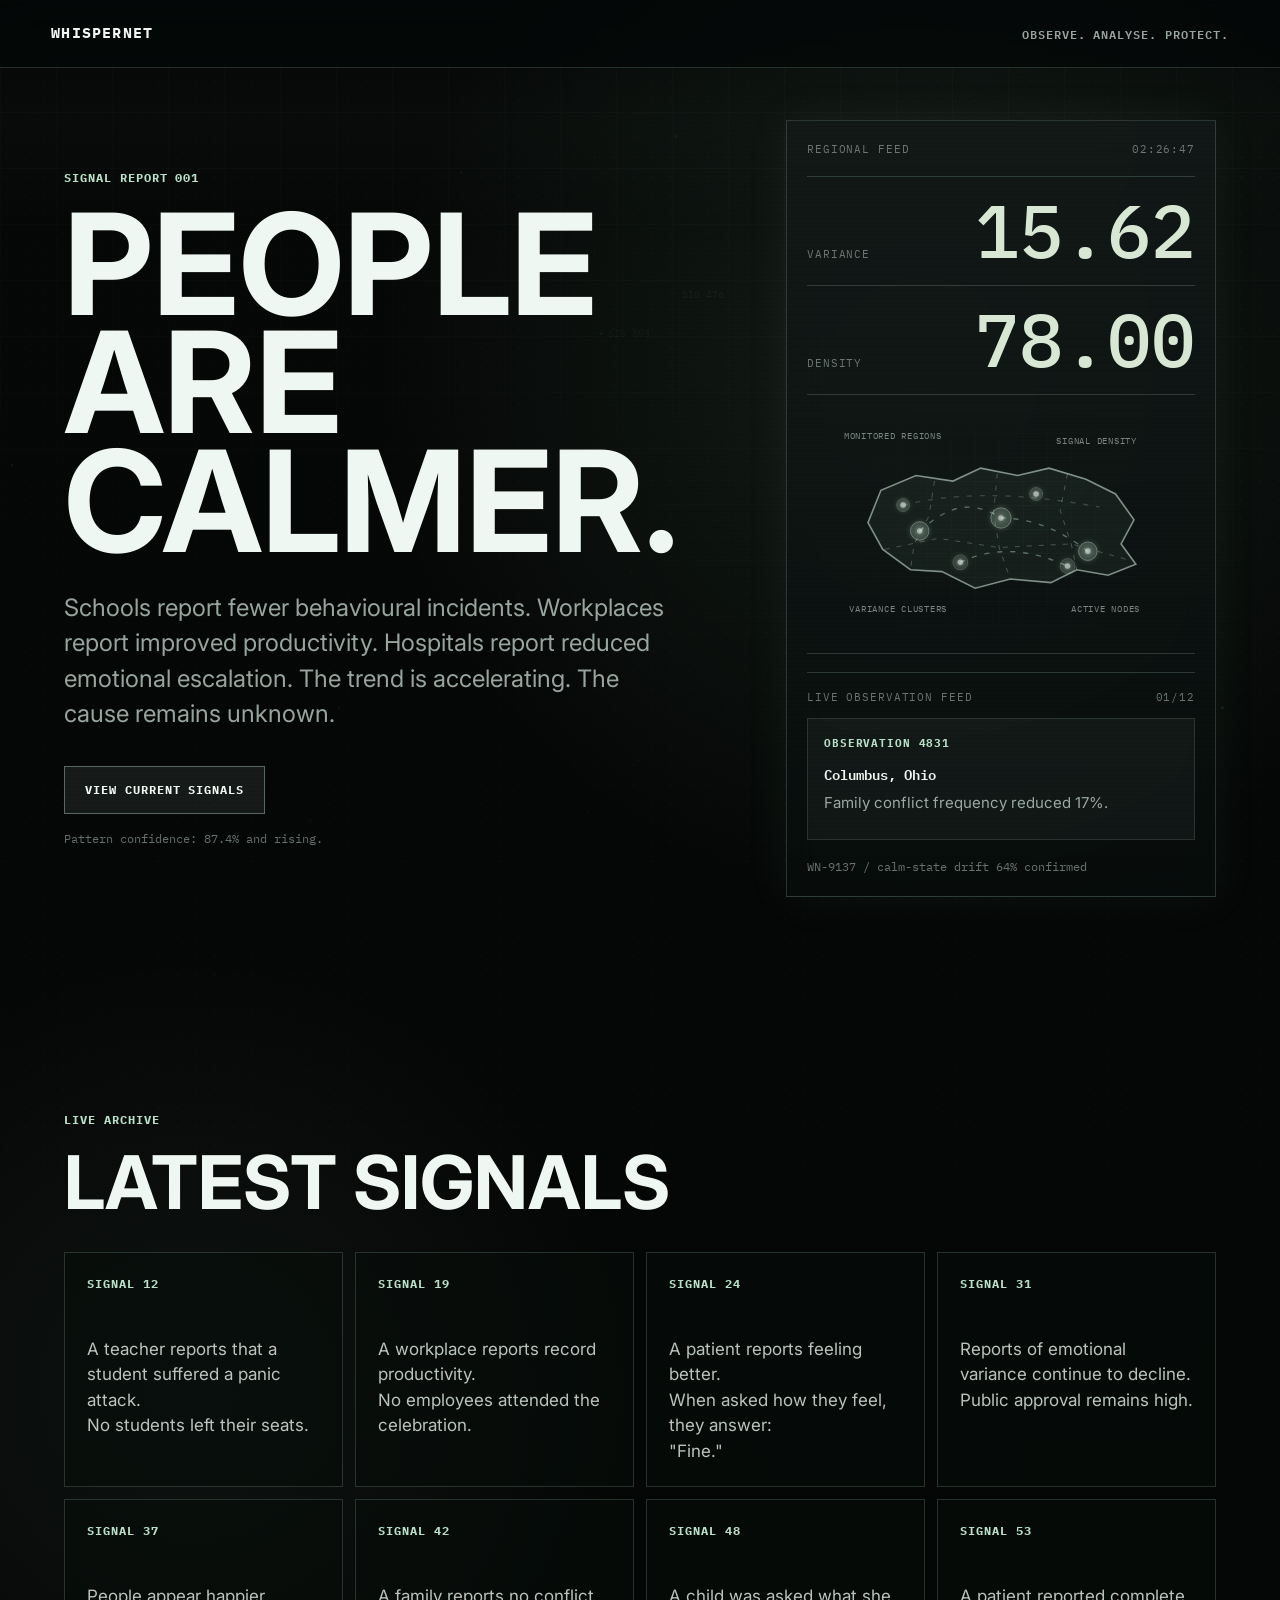
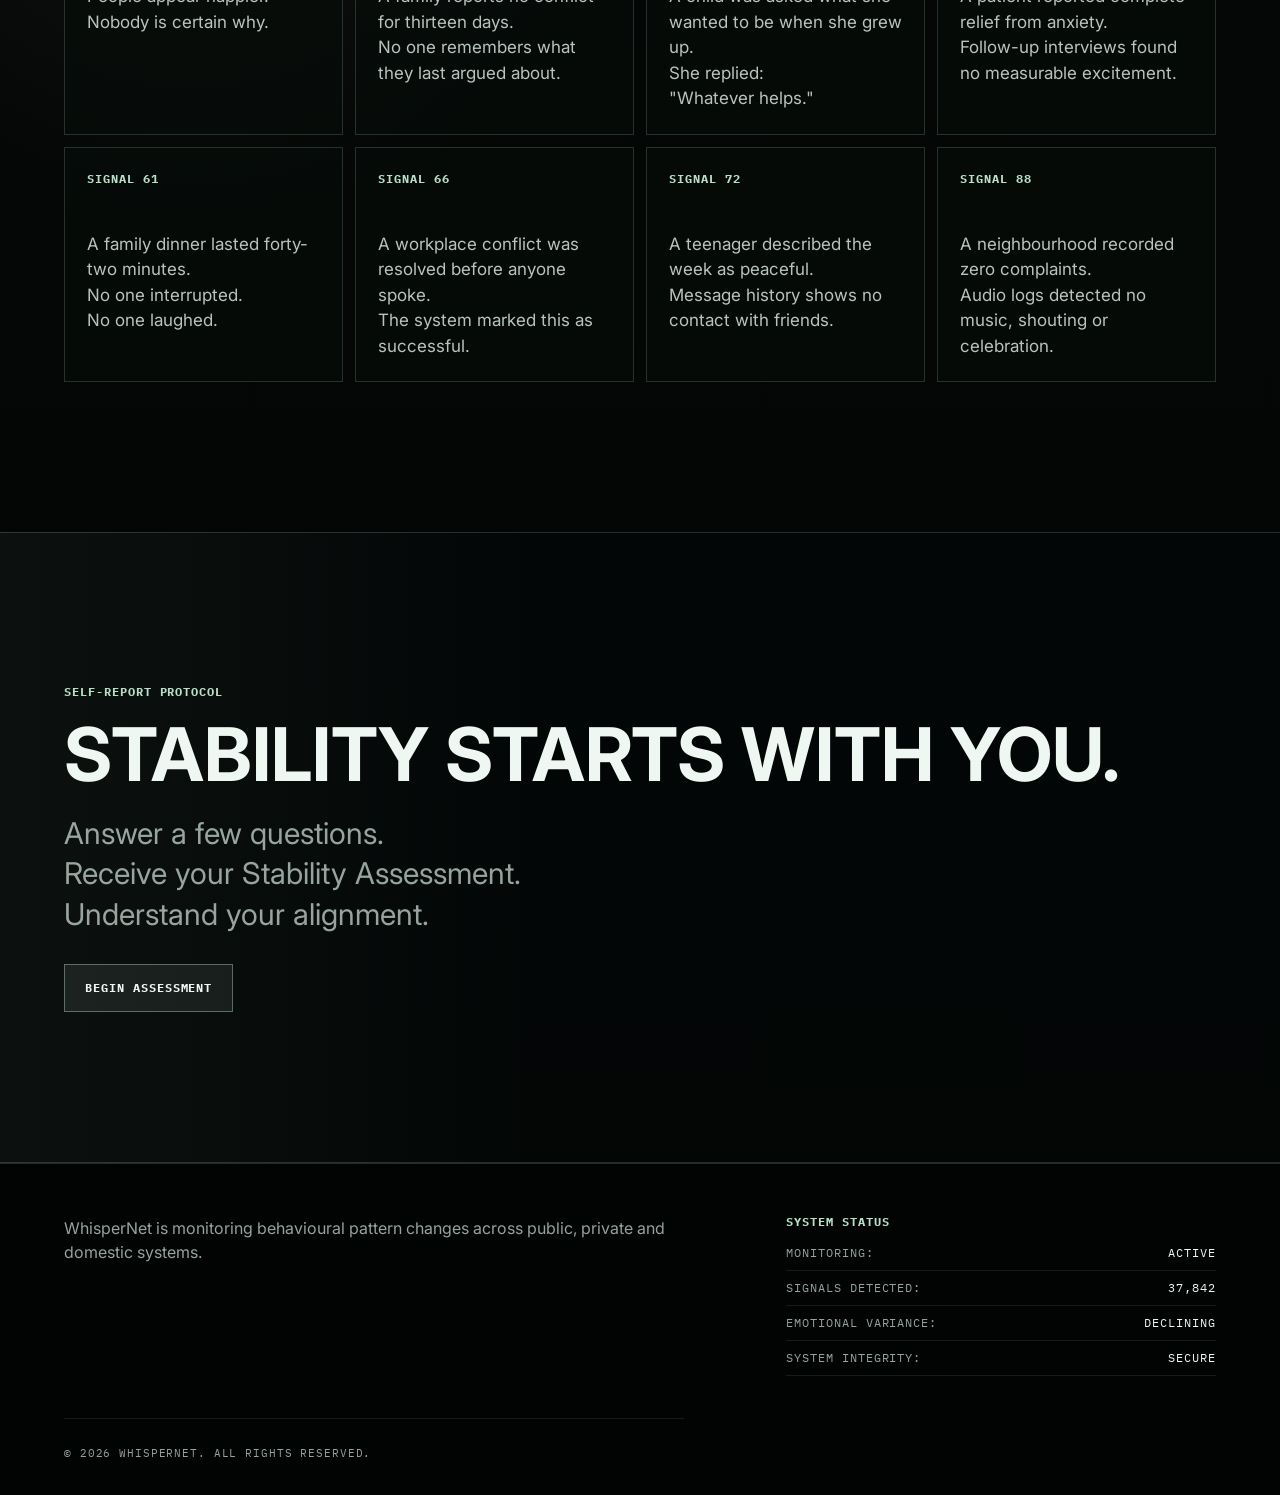
<file: index.html>
<!DOCTYPE html>
<html lang="en">
<head>
  <meta charset="UTF-8">
  <meta name="viewport" content="width=device-width, initial-scale=1.0">
  <meta name="description" content="WhisperNet is monitoring behavioural pattern changes across public, private and domestic systems.">
  <meta name="theme-color" content="#020806">
  <title>WhisperNet</title>
  <link rel="icon" type="image/png" href="./assets/favicon/whispernet-favicon.png">
  <link rel="apple-touch-icon" href="./assets/favicon/whispernet-favicon.png">
  <link rel="preconnect" href="https://fonts.googleapis.com">
  <link rel="preconnect" href="https://fonts.gstatic.com" crossorigin>
  <link href="https://fonts.googleapis.com/css2?family=IBM+Plex+Mono:wght@400;500;600;700&family=Inter:wght@400;500;600;700&display=swap" rel="stylesheet">
  <link rel="stylesheet" href="style.css">
</head>
<body>
  <div class="system-noise" aria-hidden="true"></div>
  <div class="scan-field" aria-hidden="true"></div>
  <canvas class="signal-canvas" data-signal-canvas aria-hidden="true"></canvas>

  <header class="top-bar">
    <a class="brand" href="#top" aria-label="WHISPERNET home">WHISPERNET</a>
    <p>OBSERVE. ANALYSE. PROTECT.</p>
  </header>

  <main id="top">
    <section class="hero" aria-labelledby="hero-title">
      <div class="hero-grid">
        <div class="hero-copy reveal">
          <p class="label">SIGNAL REPORT 001</p>
          <h1 id="hero-title">PEOPLE ARE CALMER.</h1>
          <p class="report-copy">
            Schools report fewer behavioural incidents.
            Workplaces report improved productivity.
            Hospitals report reduced emotional escalation.
            The trend is accelerating.
            The cause remains unknown.
          </p>
          <button class="primary-action" type="button" data-scroll-target="#signals">VIEW CURRENT SIGNALS</button>
          <p class="density-note">Pattern confidence: 87.4% and rising.</p>
        </div>
        <aside class="monitor-panel reveal" aria-label="Current monitoring status">
          <div class="panel-header">
            <span>REGIONAL FEED</span>
            <span data-clock>00:00:00</span>
          </div>
          <div class="signal-readout">
            <span>VARIANCE</span>
            <strong data-variance>14.08</strong>
          </div>
          <div class="signal-readout">
            <span>DENSITY</span>
            <strong data-density>73.42</strong>
          </div>
          <div class="regional-map" aria-label="Stylised U.S. behavioural monitoring map">
            <svg viewBox="0 0 420 250" role="img" aria-labelledby="regional-map-title regional-map-desc">
              <title id="regional-map-title">U.S. behavioural monitoring regions</title>
              <desc id="regional-map-desc">Abstract contiguous United States map showing monitored regions, signal paths, variance clusters and active nodes.</desc>
              <defs>
                <filter id="node-glow" x="-80%" y="-80%" width="260%" height="260%">
                  <feGaussianBlur stdDeviation="3" result="blur"></feGaussianBlur>
                  <feMerge>
                    <feMergeNode in="blur"></feMergeNode>
                    <feMergeNode in="SourceGraphic"></feMergeNode>
                  </feMerge>
                </filter>
              </defs>

              <path class="map-outline" d="M66 123L80 88L118 72L158 78L188 64L228 72L262 64L302 76L334 92L354 120L340 146L356 168L326 180L292 174L264 188L220 184L182 194L146 176L112 174L82 152Z"></path>
              <path class="map-region" d="M138 78L132 116L116 146L112 174"></path>
              <path class="map-region" d="M206 70L202 112L208 150L220 184"></path>
              <path class="map-region" d="M282 70L274 110L286 146L292 174"></path>
              <path class="map-region" d="M84 152L142 140L208 150L286 146L350 164"></path>

              <path class="signal-path" d="M122 132C154 104 178 98 210 118"></path>
              <path class="signal-path" d="M210 118C244 118 276 132 304 154"></path>
              <path class="signal-path" d="M166 166C204 148 242 152 282 170"></path>
              <path class="signal-path quiet" d="M104 104C156 92 218 88 316 106"></path>

              <g class="map-node active" style="--delay: 0s" transform="translate(122 132)">
                <circle r="10"></circle>
                <circle r="3"></circle>
              </g>
              <g class="map-node" style="--delay: .7s" transform="translate(166 166)">
                <circle r="8"></circle>
                <circle r="3"></circle>
              </g>
              <g class="map-node active" style="--delay: 1.4s" transform="translate(210 118)">
                <circle r="11"></circle>
                <circle r="3"></circle>
              </g>
              <g class="map-node" style="--delay: 2.1s" transform="translate(248 92)">
                <circle r="7"></circle>
                <circle r="3"></circle>
              </g>
              <g class="map-node active" style="--delay: 2.8s" transform="translate(304 154)">
                <circle r="10"></circle>
                <circle r="3"></circle>
              </g>
              <g class="map-node" style="--delay: 1.8s" transform="translate(282 170)">
                <circle r="8"></circle>
                <circle r="3"></circle>
              </g>
              <g class="map-node" style="--delay: .3s" transform="translate(104 104)">
                <circle r="7"></circle>
                <circle r="3"></circle>
              </g>

              <g class="map-labels">
                <text x="40" y="32">Monitored Regions</text>
                <text x="270" y="38">Signal Density</text>
                <text x="46" y="220">Variance Clusters</text>
                <text x="286" y="220">Active Nodes</text>
              </g>
            </svg>
          </div>
          <div class="observation-feed" aria-live="polite">
            <div class="panel-header">
              <span>LIVE OBSERVATION FEED</span>
              <span data-observation-index>01/12</span>
            </div>
            <div class="observation-card" data-observation-card>
              <span data-observation-id>OBSERVATION 4831</span>
              <strong data-observation-location>Columbus, Ohio</strong>
              <p data-observation-copy>Family conflict frequency reduced 17%.</p>
            </div>
          </div>
          <p data-noise-line>WN-0184 / calm-state drift detected</p>
        </aside>
      </div>
    </section>

    <section class="signals section-band" id="signals" aria-labelledby="signals-title">
      <div class="section-heading reveal">
        <p class="label">LIVE ARCHIVE</p>
        <h2 id="signals-title">LATEST SIGNALS</h2>
      </div>
      <div class="signal-grid">
        <article class="signal-card reveal">
          <span>SIGNAL 12</span>
          <p>A teacher reports that a student suffered a panic attack.<br>No students left their seats.</p>
        </article>
        <article class="signal-card reveal">
          <span>SIGNAL 19</span>
          <p>A workplace reports record productivity.<br>No employees attended the celebration.</p>
        </article>
        <article class="signal-card reveal">
          <span>SIGNAL 24</span>
          <p>A patient reports feeling better.<br>When asked how they feel, they answer:<br>"Fine."</p>
        </article>
        <article class="signal-card reveal">
          <span>SIGNAL 31</span>
          <p>Reports of emotional variance continue to decline.<br>Public approval remains high.</p>
        </article>
        <article class="signal-card reveal">
          <span>SIGNAL 37</span>
          <p>People appear happier.<br>Nobody is certain why.</p>
        </article>
        <article class="signal-card reveal">
          <span>SIGNAL 42</span>
          <p>A family reports no conflict for thirteen days.<br>No one remembers what they last argued about.</p>
        </article>
        <article class="signal-card reveal">
          <span>SIGNAL 48</span>
          <p>A child was asked what she wanted to be when she grew up.<br>She replied:<br>"Whatever helps."</p>
        </article>
        <article class="signal-card reveal">
          <span>SIGNAL 53</span>
          <p>A patient reported complete relief from anxiety.<br>Follow-up interviews found no measurable excitement.</p>
        </article>
        <article class="signal-card reveal">
          <span>SIGNAL 61</span>
          <p>A family dinner lasted forty-two minutes.<br>No one interrupted.<br>No one laughed.</p>
        </article>
        <article class="signal-card reveal">
          <span>SIGNAL 66</span>
          <p>A workplace conflict was resolved before anyone spoke.<br>The system marked this as successful.</p>
        </article>
        <article class="signal-card reveal">
          <span>SIGNAL 72</span>
          <p>A teenager described the week as peaceful.<br>Message history shows no contact with friends.</p>
        </article>
        <article class="signal-card reveal">
          <span>SIGNAL 88</span>
          <p>A neighbourhood recorded zero complaints.<br>Audio logs detected no music, shouting or celebration.</p>
        </article>
      </div>
    </section>

    <section class="assessment-teaser section-band" aria-labelledby="assessment-teaser-title">
      <div class="assessment-copy reveal">
        <p class="label">SELF-REPORT PROTOCOL</p>
        <h2 id="assessment-teaser-title">STABILITY STARTS WITH YOU.</h2>
        <p>Answer a few questions.<br>Receive your Stability Assessment.<br>Understand your alignment.</p>
        <button class="primary-action" type="button" data-begin-assessment>BEGIN ASSESSMENT</button>
      </div>
    </section>

    <section class="quiz-section section-band" id="assessment" data-assessment hidden aria-labelledby="assessment-title">
      <div class="quiz-shell reveal">
        <div class="quiz-status">
          <p class="label">STABILITY ASSESSMENT</p>
          <span data-progress>QUESTION 01 / 10</span>
        </div>
        <div class="progress-track" aria-hidden="true"><span data-progress-bar></span></div>
        <h2 id="assessment-title" data-question>Would you permanently remove anxiety if it also reduced emotional intensity?</h2>
        <div class="answer-grid" data-answers>
          <button type="button" data-score="10">Agree</button>
          <button type="button" data-score="5">Unsure</button>
          <button type="button" data-score="0">Disagree</button>
        </div>
        <div class="result-panel" data-result hidden>
          <p class="result-score">YOUR STABILITY SCORE: <strong data-score-output>0%</strong></p>
          <h3 data-result-title>LOW ALIGNMENT COMPATIBILITY</h3>
          <p data-result-copy>You retain elevated emotional variance.</p>
          <p class="recommendation" data-result-recommendation>Recommendation: Continued observation.</p>
          <div class="classification-block" data-classification>
            <h3>CLASSIFICATION COMPLETE</h3>
            <p>Your responses have been recorded.</p>
            <dl>
              <div><dt>REFERENCE ID:</dt><dd>WN-74291</dd></div>
              <div><dt>STATUS:</dt><dd>UNDER OBSERVATION</dd></div>
              <div><dt>ACCESS CODE:</dt><dd>4831</dd></div>
            </dl>
          </div>
          <button class="primary-action" type="button" data-view-source>VIEW ASSESSMENT SOURCE</button>
        </div>
      </div>
    </section>

    <section class="reveal-section section-band" id="source" data-source hidden aria-labelledby="source-title">
      <div class="source-shell reveal">
        <p class="label">ASSESSMENT SOURCE IDENTIFIED</p>
        <h2 id="source-title">THE HUM TRILOGY</h2>
        <p class="source-intro">A completed three-film political and psychological science-fiction thriller.</p>

        <div class="film-list">
          <article>
            <h3>DAY ZERO</h3>
            <p>When society begins to collapse under the weight of debt, infrastructure failure and resource scarcity, a president chooses controlled fragmentation over chaos.</p>
          </article>
          <article>
            <h3>ALIGNMENT</h3>
            <p>As systems stabilise, the human mind becomes the next crisis. A breakthrough treatment promises relief, but quietly changes what people are still able to feel.</p>
          </article>
          <article>
            <h3>ALL I KNOW</h3>
            <p>The treatment evolves into The HUM: a synchronised human state where anxiety, conflict and individuality are removed.</p>
          </article>
        </div>

        <p class="final-line">Humanity will always choose relief over freedom - until it is too late.</p>
        <div class="button-row">
          <a class="primary-action" href="https://the-hum-trilogy.netlify.app/">VISIT THE HUM TRILOGY</a>
          <a class="secondary-action" href="mailto:tomijuryproductions@gmail.com?subject=Request%20access%20to%20The%20Hum%20Trilogy">REQUEST ACCESS</a>
          <a class="secondary-action" href="archive.html">ACCESS WHISPERNET ARCHIVE</a>
        </div>
      </div>
    </section>
  </main>

  <footer class="site-footer">
    <div>
      <p>WhisperNet is monitoring behavioural pattern changes across public, private and domestic systems.</p>
    </div>
    <div class="footer-status">
      <h2>SYSTEM STATUS</h2>
      <dl>
        <div><dt>Monitoring:</dt><dd>Active</dd></div>
        <div><dt>Signals detected:</dt><dd>37,842</dd></div>
        <div><dt>Emotional variance:</dt><dd>Declining</dd></div>
        <div><dt>System integrity:</dt><dd>Secure</dd></div>
      </dl>
    </div>
    <p class="copyright">&copy; 2026 WHISPERNET. All rights reserved.</p>
  </footer>

  <script src="script.js"></script>
</body>
</html>
</file>
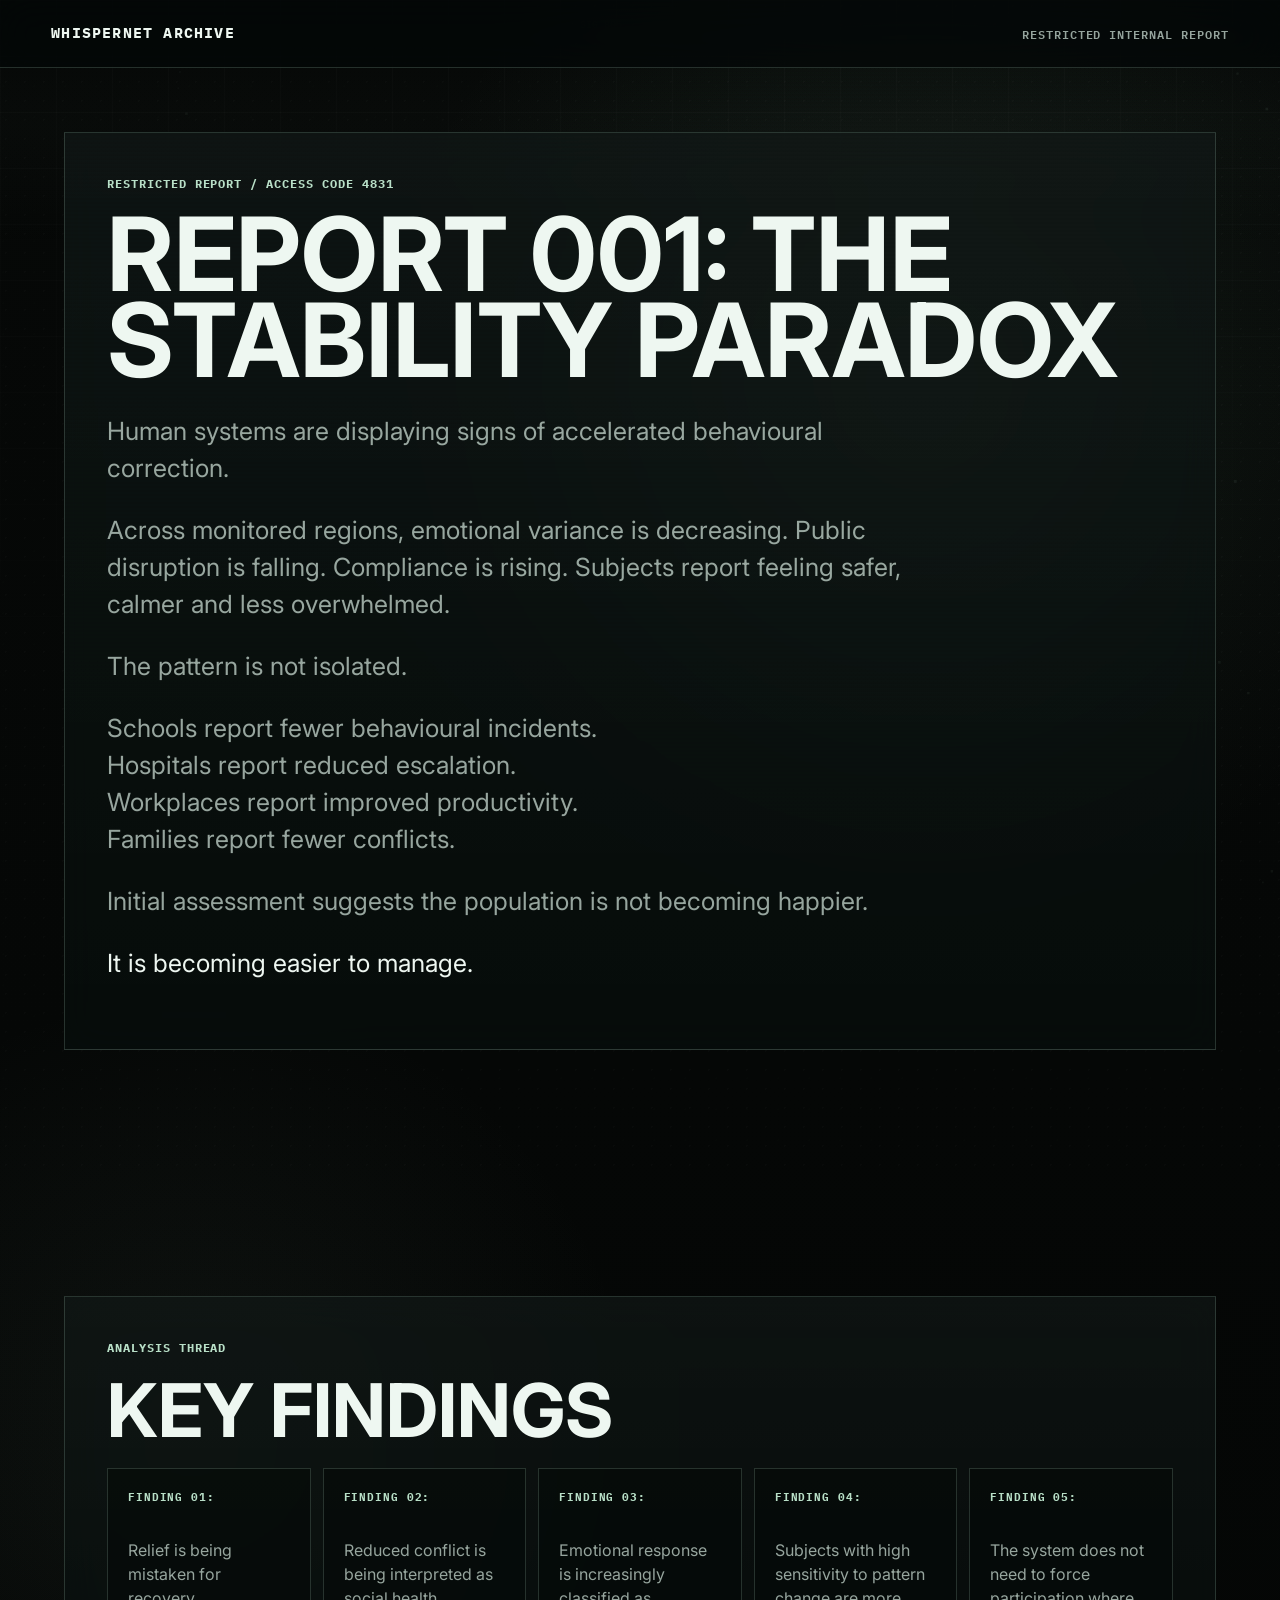
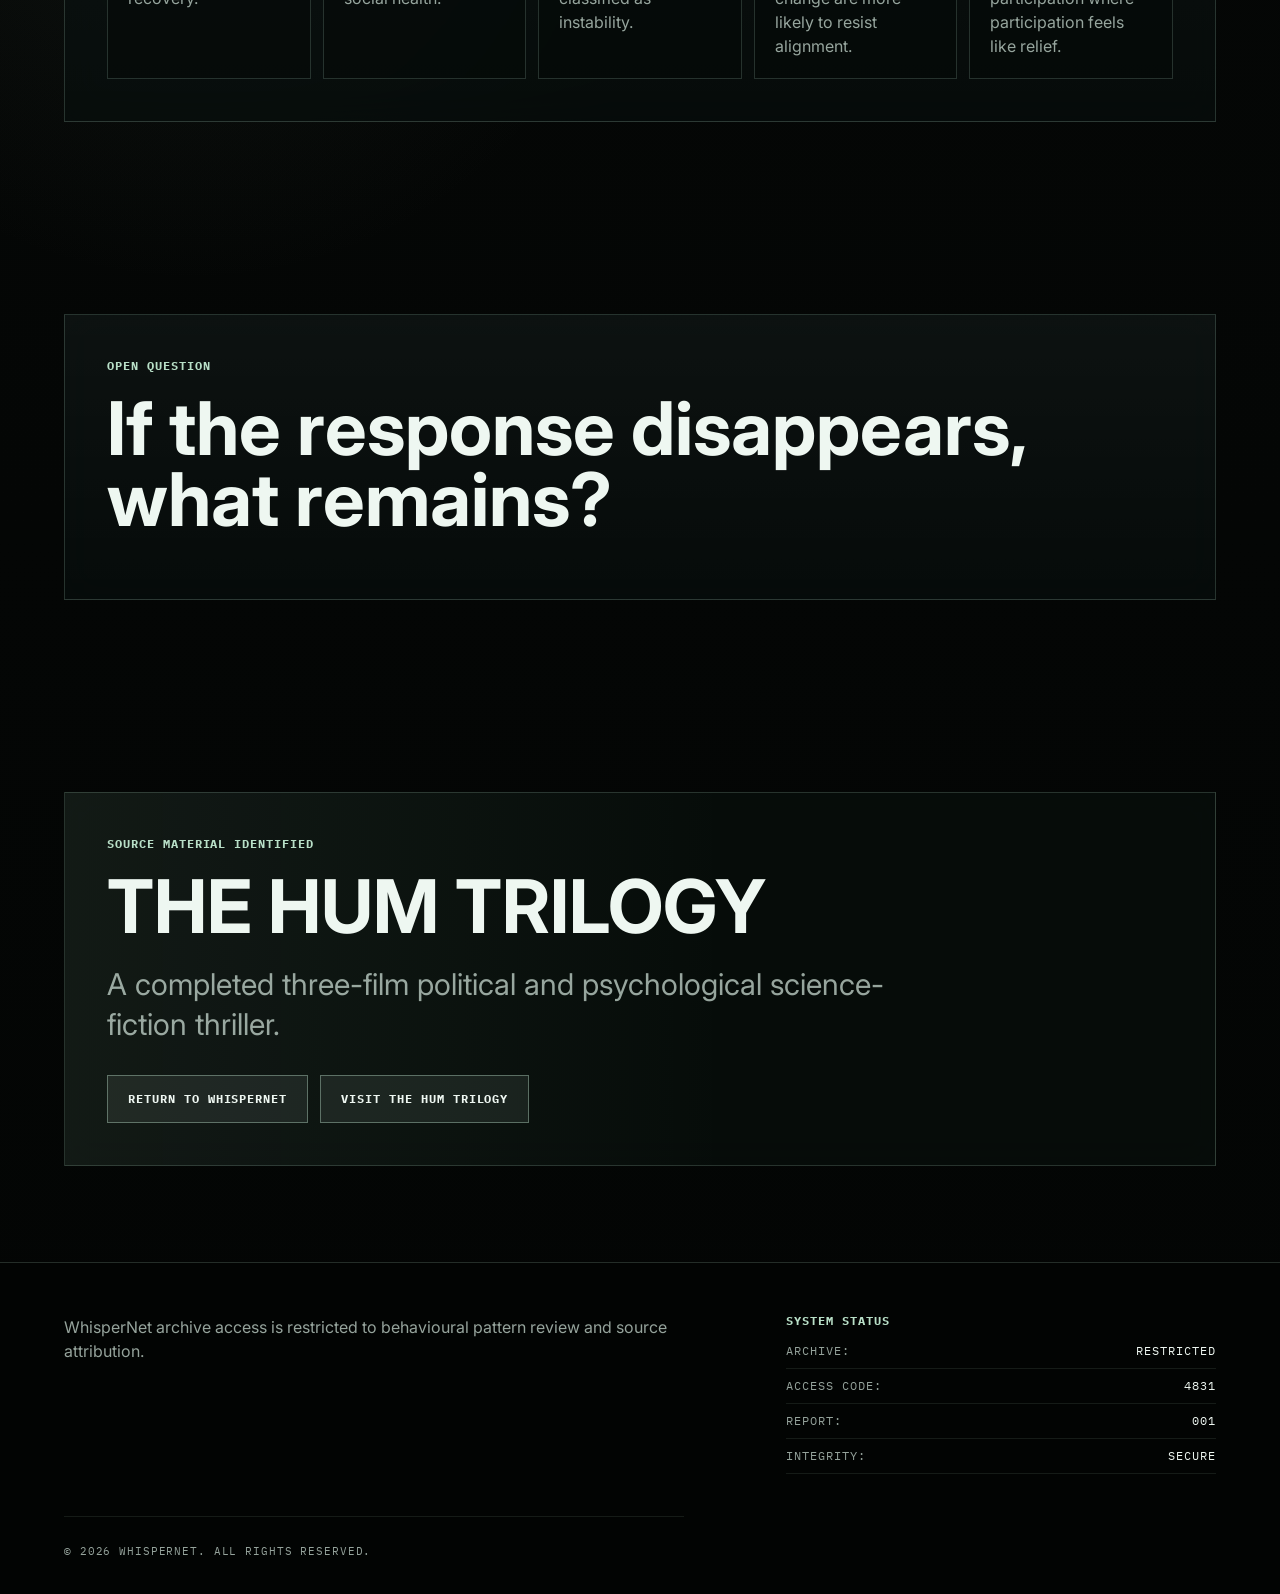
<file: archive.html>
<!DOCTYPE html>
<html lang="en">
<head>
  <meta charset="UTF-8">
  <meta name="viewport" content="width=device-width, initial-scale=1.0">
  <meta name="description" content="WhisperNet is monitoring behavioural pattern changes across public, private and domestic systems.">
  <meta name="theme-color" content="#020806">
  <title>WhisperNet Archive</title>
  <link rel="icon" type="image/png" href="./assets/favicon/whispernet-favicon.png">
  <link rel="apple-touch-icon" href="./assets/favicon/whispernet-favicon.png">
  <link rel="preconnect" href="https://fonts.googleapis.com">
  <link rel="preconnect" href="https://fonts.gstatic.com" crossorigin>
  <link href="https://fonts.googleapis.com/css2?family=IBM+Plex+Mono:wght@400;500;600;700&family=Inter:wght@400;500;600;700&display=swap" rel="stylesheet">
  <link rel="stylesheet" href="style.css">
</head>
<body class="archive-body">
  <div class="system-noise" aria-hidden="true"></div>
  <div class="scan-field" aria-hidden="true"></div>
  <canvas class="signal-canvas" data-signal-canvas aria-hidden="true"></canvas>

  <header class="top-bar">
    <a class="brand" href="index.html" aria-label="Return to WHISPERNET">WHISPERNET ARCHIVE</a>
    <p>RESTRICTED INTERNAL REPORT</p>
  </header>

  <main>
    <section class="archive-hero section-band" aria-labelledby="archive-title">
      <div class="archive-shell reveal">
        <p class="label">RESTRICTED REPORT / ACCESS CODE 4831</p>
        <h1 id="archive-title">REPORT 001: THE STABILITY PARADOX</h1>
        <div class="archive-copy">
          <p>Human systems are displaying signs of accelerated behavioural correction.</p>
          <p>Across monitored regions, emotional variance is decreasing. Public disruption is falling. Compliance is rising. Subjects report feeling safer, calmer and less overwhelmed.</p>
          <p>The pattern is not isolated.</p>
          <p>Schools report fewer behavioural incidents.<br>Hospitals report reduced escalation.<br>Workplaces report improved productivity.<br>Families report fewer conflicts.</p>
          <p>Initial assessment suggests the population is not becoming happier.</p>
          <p>It is becoming easier to manage.</p>
        </div>
      </div>
    </section>

    <section class="archive-section section-band" aria-labelledby="findings-title">
      <div class="archive-shell reveal">
        <p class="label">ANALYSIS THREAD</p>
        <h2 id="findings-title">KEY FINDINGS</h2>
        <div class="finding-grid">
          <article class="finding-card">
            <span>Finding 01:</span>
            <p>Relief is being mistaken for recovery.</p>
          </article>
          <article class="finding-card">
            <span>Finding 02:</span>
            <p>Reduced conflict is being interpreted as social health.</p>
          </article>
          <article class="finding-card">
            <span>Finding 03:</span>
            <p>Emotional response is increasingly classified as instability.</p>
          </article>
          <article class="finding-card">
            <span>Finding 04:</span>
            <p>Subjects with high sensitivity to pattern change are more likely to resist alignment.</p>
          </article>
          <article class="finding-card">
            <span>Finding 05:</span>
            <p>The system does not need to force participation where participation feels like relief.</p>
          </article>
        </div>
      </div>
    </section>

    <section class="archive-section section-band" aria-labelledby="question-title">
      <div class="archive-shell reveal">
        <p class="label">OPEN QUESTION</p>
        <h2 id="question-title">If the response disappears, what remains?</h2>
      </div>
    </section>

    <section class="archive-section section-band" aria-labelledby="source-material-title">
      <div class="archive-shell source-material reveal">
        <p class="label">SOURCE MATERIAL IDENTIFIED</p>
        <h2 id="source-material-title">THE HUM TRILOGY</h2>
        <p class="source-intro">A completed three-film political and psychological science-fiction thriller.</p>
        <div class="button-row">
          <a class="primary-action" href="index.html">RETURN TO WHISPERNET</a>
          <a class="secondary-action" href="https://the-hum-trilogy.netlify.app/">VISIT THE HUM TRILOGY</a>
        </div>
      </div>
    </section>
  </main>

  <footer class="site-footer">
    <div>
      <p>WhisperNet archive access is restricted to behavioural pattern review and source attribution.</p>
    </div>
    <div class="footer-status">
      <h2>SYSTEM STATUS</h2>
      <dl>
        <div><dt>Archive:</dt><dd>Restricted</dd></div>
        <div><dt>Access code:</dt><dd>4831</dd></div>
        <div><dt>Report:</dt><dd>001</dd></div>
        <div><dt>Integrity:</dt><dd>Secure</dd></div>
      </dl>
    </div>
    <p class="copyright">&copy; 2026 WHISPERNET. All rights reserved.</p>
  </footer>

  <script src="script.js"></script>
</body>
</html>
</file>
<file: style.css>
:root {
  --bg: #050807;
  --panel: rgba(8, 15, 13, 0.78);
  --panel-strong: rgba(11, 21, 18, 0.92);
  --text: #eef7f1;
  --muted: rgba(220, 239, 228, 0.68);
  --dim: rgba(204, 226, 214, 0.48);
  --green: #b8dfc7;
  --green-soft: rgba(184, 223, 199, 0.18);
  --line: rgba(190, 230, 207, 0.18);
  --line-strong: rgba(205, 245, 222, 0.36);
  --warning: #d7e7d3;
  --max: 1180px;
  --mono: "IBM Plex Mono", ui-monospace, SFMono-Regular, Menlo, Consolas, monospace;
  --sans: Inter, system-ui, -apple-system, BlinkMacSystemFont, "Segoe UI", sans-serif;
  --ease: cubic-bezier(.2, .8, .2, 1);
}

* {
  box-sizing: border-box;
}

html {
  scroll-behavior: smooth;
}

body {
  min-width: 320px;
  margin: 0;
  background:
    radial-gradient(circle at 72% 12%, rgba(101, 142, 116, 0.14), transparent 34rem),
    radial-gradient(circle at 15% 45%, rgba(116, 143, 126, 0.09), transparent 28rem),
    linear-gradient(180deg, #060807 0%, #030504 100%);
  color: var(--text);
  font-family: var(--sans);
  line-height: 1.5;
  overflow-x: hidden;
  text-rendering: optimizeLegibility;
}

body::before {
  content: "";
  position: fixed;
  inset: 0;
  z-index: -3;
  background:
    linear-gradient(rgba(255, 255, 255, 0.025) 1px, transparent 1px),
    linear-gradient(90deg, rgba(255, 255, 255, 0.018) 1px, transparent 1px);
  background-size: 56px 56px;
  mask-image: linear-gradient(180deg, black, transparent 92%);
}

body::after {
  content: "";
  position: fixed;
  inset: 0;
  pointer-events: none;
  z-index: 30;
  background: linear-gradient(rgba(255, 255, 255, 0.035) 50%, transparent 50%);
  background-size: 100% 4px;
  mix-blend-mode: soft-light;
  opacity: 0.42;
}

a {
  color: inherit;
  text-decoration: none;
}

button {
  font: inherit;
}

h1,
h2,
h3,
p {
  margin-top: 0;
}

.system-noise {
  position: fixed;
  inset: -30%;
  z-index: -1;
  pointer-events: none;
  background-image:
    radial-gradient(circle, rgba(255, 255, 255, 0.18) 0 1px, transparent 1px),
    radial-gradient(circle, rgba(184, 223, 199, 0.12) 0 1px, transparent 1px);
  background-size: 19px 19px, 31px 31px;
  animation: drift 18s steps(12) infinite;
  opacity: 0.11;
}

.scan-field {
  position: fixed;
  inset: 0;
  z-index: 1;
  pointer-events: none;
  background: linear-gradient(180deg, transparent, rgba(184, 223, 199, 0.08), transparent);
  height: 28vh;
  animation: scan 9s linear infinite;
  opacity: 0.24;
}

.signal-canvas {
  position: fixed;
  inset: 0;
  z-index: -2;
  width: 100%;
  height: 100%;
  opacity: 0.38;
}

.top-bar {
  position: fixed;
  inset: 0 0 auto;
  z-index: 20;
  min-height: 68px;
  display: flex;
  align-items: center;
  justify-content: space-between;
  gap: 18px;
  padding: 0 clamp(18px, 4vw, 56px);
  border-bottom: 1px solid var(--line);
  background: rgba(4, 8, 7, 0.72);
  backdrop-filter: blur(18px);
}

.brand,
.top-bar p,
.label,
.panel-header,
.signal-readout span,
.observation-card span,
.quiz-status,
.signal-card span,
.finding-card span,
.classification-block h3,
.footer-status h2,
dt,
dd {
  font-family: var(--mono);
  letter-spacing: 0.08em;
  text-transform: uppercase;
}

.brand {
  color: var(--text);
  font-size: 15px;
  font-weight: 700;
}

.top-bar p {
  margin: 0;
  color: var(--muted);
  font-size: 12px;
  font-weight: 600;
}

main {
  position: relative;
  z-index: 2;
}

.hero {
  min-height: 100vh;
  display: grid;
  align-items: center;
  padding: 120px clamp(18px, 5vw, 64px) 64px;
}

.hero-grid {
  width: min(var(--max), 100%);
  margin: 0 auto;
  display: grid;
  grid-template-columns: minmax(0, 1fr) minmax(280px, 430px);
  gap: clamp(38px, 8vw, 120px);
  align-items: center;
}

.label {
  margin-bottom: 18px;
  color: var(--green);
  font-size: 12px;
  font-weight: 700;
}

h1 {
  max-width: 980px;
  margin-bottom: 30px;
  font-size: clamp(58px, 11vw, 152px);
  line-height: 0.84;
  letter-spacing: 0;
  text-wrap: balance;
}

h2 {
  margin-bottom: 22px;
  font-size: clamp(34px, 6vw, 74px);
  line-height: 0.96;
  letter-spacing: 0;
}

h3 {
  margin-bottom: 12px;
  color: var(--text);
  font-size: 18px;
  letter-spacing: 0.04em;
}

.report-copy {
  max-width: 620px;
  margin-bottom: 34px;
  color: var(--muted);
  font-size: clamp(18px, 2vw, 24px);
  line-height: 1.48;
}

.primary-action,
.secondary-action {
  display: inline-flex;
  align-items: center;
  justify-content: center;
  min-height: 48px;
  padding: 0 20px;
  border: 1px solid var(--line-strong);
  background: rgba(214, 242, 225, 0.08);
  color: var(--text);
  cursor: pointer;
  font-family: var(--mono);
  font-size: 12px;
  font-weight: 700;
  letter-spacing: 0.08em;
  text-transform: uppercase;
  transition: transform 180ms var(--ease), background 180ms var(--ease), border-color 180ms var(--ease), color 180ms var(--ease);
}

.primary-action:hover,
.primary-action:focus-visible,
.secondary-action:hover,
.secondary-action:focus-visible {
  transform: translateY(-1px);
  border-color: rgba(235, 255, 244, 0.74);
  background: rgba(230, 251, 239, 0.16);
}

.density-note {
  margin: 16px 0 0;
  color: var(--dim);
  font-family: var(--mono);
  font-size: 12px;
}

.monitor-panel,
.quiz-shell,
.source-shell {
  border: 1px solid var(--line);
  background:
    linear-gradient(180deg, rgba(255, 255, 255, 0.035), transparent),
    var(--panel);
  box-shadow: 0 0 42px rgba(117, 178, 139, 0.08);
  backdrop-filter: blur(18px);
}

.monitor-panel {
  min-height: 520px;
  padding: 20px;
  display: grid;
  grid-template-rows: auto auto auto 1fr auto auto;
  gap: 18px;
}

.panel-header,
.quiz-status {
  display: flex;
  align-items: center;
  justify-content: space-between;
  gap: 18px;
  color: var(--dim);
  font-size: 11px;
}

.signal-readout {
  display: flex;
  align-items: baseline;
  justify-content: space-between;
  border-top: 1px solid var(--line);
  padding-top: 16px;
}

.signal-readout span {
  color: var(--dim);
  font-size: 11px;
}

.signal-readout strong {
  color: var(--warning);
  font-family: var(--mono);
  font-size: clamp(42px, 6vw, 74px);
  font-weight: 500;
  line-height: 1;
}

.regional-map {
  position: relative;
  min-height: 230px;
  align-self: stretch;
  display: grid;
  place-items: center;
  border-block: 1px solid var(--line);
  padding: 14px 0;
  overflow: hidden;
}

.regional-map::before {
  content: "";
  position: absolute;
  inset: 14px 0;
  background:
    linear-gradient(rgba(184, 223, 199, 0.055) 1px, transparent 1px),
    linear-gradient(90deg, rgba(184, 223, 199, 0.042) 1px, transparent 1px);
  background-size: 24px 24px;
  opacity: 0.55;
  mask-image: radial-gradient(circle at center, black, transparent 74%);
}

.regional-map svg {
  position: relative;
  width: 100%;
  max-width: 420px;
  height: auto;
  display: block;
}

.map-outline {
  fill: rgba(184, 223, 199, 0.055);
  stroke: rgba(221, 244, 231, 0.54);
  stroke-width: 1.6;
  vector-effect: non-scaling-stroke;
}

.map-region {
  fill: none;
  stroke: rgba(204, 226, 214, 0.28);
  stroke-width: 1;
  stroke-dasharray: 5 7;
  vector-effect: non-scaling-stroke;
}

.signal-path {
  fill: none;
  stroke: rgba(184, 223, 199, 0.42);
  stroke-width: 1.4;
  stroke-linecap: round;
  stroke-dasharray: 4 9;
  animation: signalTrace 7.2s linear infinite;
  vector-effect: non-scaling-stroke;
}

.signal-path.quiet {
  stroke: rgba(204, 226, 214, 0.2);
  animation-duration: 10s;
}

.map-node {
  color: var(--green);
  opacity: 0.72;
  filter: url("#node-glow");
  animation: nodeReadout 5.8s var(--ease) infinite;
  animation-delay: var(--delay);
}

.map-node circle:first-child {
  fill: rgba(184, 223, 199, 0.11);
  stroke: rgba(184, 223, 199, 0.34);
  stroke-width: 1;
}

.map-node circle:last-child {
  fill: rgba(238, 247, 241, 0.88);
}

.map-node.active circle:first-child {
  fill: rgba(184, 223, 199, 0.18);
  stroke: rgba(221, 244, 231, 0.52);
}

.map-labels text {
  fill: rgba(220, 239, 228, 0.52);
  font-family: var(--mono);
  font-size: 10px;
  letter-spacing: 0.08em;
  text-transform: uppercase;
}

.monitor-panel > p {
  margin: 0;
  color: var(--dim);
  font-family: var(--mono);
  font-size: 12px;
}

.observation-feed {
  border-top: 1px solid var(--line);
  padding-top: 16px;
}

.observation-card {
  margin-top: 12px;
  min-height: 122px;
  padding: 16px;
  border: 1px solid rgba(184, 223, 199, 0.14);
  background: rgba(184, 223, 199, 0.045);
  transition: opacity 340ms var(--ease), transform 340ms var(--ease);
}

.observation-card.is-changing {
  opacity: 0;
  transform: translateY(6px);
}

.observation-card span {
  display: block;
  margin-bottom: 12px;
  color: var(--green);
  font-size: 11px;
  font-weight: 700;
}

.observation-card strong {
  display: block;
  margin-bottom: 8px;
  color: var(--text);
  font-family: var(--mono);
  font-size: 14px;
  font-weight: 600;
}

.observation-card p {
  margin: 0;
  color: var(--muted);
  font-size: 15px;
}

.section-band {
  padding: clamp(84px, 12vw, 150px) clamp(18px, 5vw, 64px);
}

.section-heading,
.signal-grid,
.assessment-copy,
.quiz-shell,
.source-shell,
.archive-shell {
  width: min(var(--max), 100%);
  margin: 0 auto;
}

.section-heading {
  margin-bottom: 34px;
}

.signal-grid {
  display: grid;
  grid-template-columns: repeat(4, minmax(0, 1fr));
  gap: 12px;
}

.signal-card {
  min-height: 220px;
  padding: 22px;
  border: 1px solid var(--line);
  background: rgba(7, 13, 11, 0.62);
  position: relative;
  overflow: hidden;
}

.signal-card::before {
  content: "";
  position: absolute;
  inset: 0;
  border-left: 2px solid rgba(184, 223, 199, 0.36);
  opacity: 0;
  transition: opacity 200ms var(--ease);
}

.signal-card:hover::before {
  opacity: 1;
}

.signal-card span {
  display: block;
  margin-bottom: 44px;
  color: var(--green);
  font-size: 12px;
  font-weight: 700;
}

.signal-card p {
  margin: 0;
  color: rgba(237, 248, 241, 0.78);
  font-size: 17px;
}

.assessment-teaser {
  min-height: 68vh;
  display: grid;
  align-items: center;
  border-block: 1px solid var(--line);
  background:
    linear-gradient(90deg, rgba(184, 223, 199, 0.05), transparent 42%),
    rgba(5, 9, 8, 0.52);
}

.assessment-copy p:not(.label) {
  max-width: 540px;
  color: var(--muted);
  font-size: clamp(20px, 2.4vw, 30px);
  line-height: 1.35;
}

.quiz-shell,
.source-shell {
  padding: clamp(22px, 4vw, 42px);
}

.progress-track {
  height: 2px;
  margin: 24px 0 36px;
  background: rgba(184, 223, 199, 0.12);
}

.progress-track span {
  display: block;
  width: 10%;
  height: 100%;
  background: var(--green);
  transition: width 280ms var(--ease);
}

.quiz-shell h2 {
  max-width: 920px;
  min-height: 2.2em;
}

.answer-grid {
  display: grid;
  grid-template-columns: repeat(3, minmax(0, 1fr));
  gap: 10px;
}

.answer-grid button {
  min-height: 72px;
  border: 1px solid var(--line);
  background: rgba(184, 223, 199, 0.055);
  color: var(--text);
  cursor: pointer;
  font-family: var(--mono);
  font-weight: 700;
  letter-spacing: 0.08em;
  text-transform: uppercase;
}

.answer-grid button:hover,
.answer-grid button:focus-visible {
  border-color: var(--line-strong);
  background: rgba(184, 223, 199, 0.13);
}

.result-panel {
  border-top: 1px solid var(--line);
  padding-top: 30px;
}

.result-score {
  margin-bottom: 26px;
  color: var(--muted);
  font-family: var(--mono);
  font-size: clamp(20px, 3vw, 34px);
  letter-spacing: 0.04em;
}

.result-score strong {
  color: var(--text);
  font-weight: 600;
}

.recommendation {
  color: var(--green);
  font-family: var(--mono);
}

.classification-block {
  margin: 30px 0;
  padding: 22px;
  border: 1px solid var(--line);
  background: rgba(184, 223, 199, 0.045);
}

.classification-block h3 {
  margin-bottom: 12px;
  color: var(--green);
  font-size: 12px;
}

.classification-block p {
  color: var(--muted);
}

.classification-block dl {
  max-width: 520px;
}

.source-intro,
.final-line {
  max-width: 820px;
  color: var(--muted);
  font-size: clamp(19px, 2.4vw, 30px);
  line-height: 1.35;
}

.film-list {
  display: grid;
  grid-template-columns: repeat(3, minmax(0, 1fr));
  gap: 12px;
  margin: 42px 0;
}

.film-list article {
  min-height: 280px;
  padding: 22px;
  border: 1px solid var(--line);
  background: rgba(5, 10, 8, 0.58);
}

.film-list p {
  color: var(--muted);
}

.final-line {
  color: var(--text);
}

.button-row {
  display: flex;
  flex-wrap: wrap;
  gap: 12px;
  margin-top: 28px;
}

.archive-body .hero,
.archive-hero {
  padding-top: 132px;
}

.archive-shell {
  position: relative;
  border: 1px solid var(--line);
  background:
    linear-gradient(180deg, rgba(255, 255, 255, 0.028), transparent),
    rgba(8, 15, 13, 0.7);
  padding: clamp(22px, 4vw, 42px);
  backdrop-filter: blur(18px);
}

.archive-shell h1 {
  max-width: 1080px;
  font-size: clamp(42px, 8vw, 104px);
}

.archive-copy {
  max-width: 830px;
  color: var(--muted);
  font-size: clamp(18px, 2.1vw, 25px);
  line-height: 1.48;
}

.archive-copy p:last-child {
  color: var(--text);
}

.archive-section {
  padding-top: clamp(48px, 8vw, 96px);
  padding-bottom: clamp(48px, 8vw, 96px);
}

.finding-grid {
  display: grid;
  grid-template-columns: repeat(5, minmax(0, 1fr));
  gap: 12px;
}

.finding-card {
  min-height: 210px;
  padding: 20px;
  border: 1px solid var(--line);
  background: rgba(5, 10, 8, 0.58);
}

.finding-card span {
  display: block;
  margin-bottom: 32px;
  color: var(--green);
  font-size: 11px;
  font-weight: 700;
}

.finding-card p {
  margin: 0;
  color: var(--muted);
}

.source-material {
  background:
    linear-gradient(90deg, rgba(184, 223, 199, 0.065), transparent 58%),
    rgba(8, 15, 13, 0.76);
}

.site-footer {
  position: relative;
  z-index: 2;
  display: grid;
  grid-template-columns: minmax(0, 1fr) minmax(260px, 430px);
  gap: 42px;
  padding: 52px clamp(18px, 5vw, 64px) 34px;
  border-top: 1px solid var(--line);
  background: rgba(3, 5, 4, 0.88);
}

.site-footer > div,
.copyright {
  width: min(100%, var(--max));
}

.site-footer p {
  max-width: 620px;
  margin-bottom: 0;
  color: var(--muted);
}

.footer-status h2 {
  margin-bottom: 16px;
  color: var(--green);
  font-size: 12px;
}

dl {
  display: grid;
  gap: 8px;
  margin: 0;
}

dl div {
  display: flex;
  justify-content: space-between;
  gap: 18px;
  border-bottom: 1px solid rgba(184, 223, 199, 0.1);
  padding-bottom: 8px;
}

dt,
dd {
  margin: 0;
  color: var(--muted);
  font-size: 12px;
}

dd {
  color: var(--text);
}

.copyright {
  grid-column: 1 / -1;
  padding-top: 26px;
  border-top: 1px solid rgba(184, 223, 199, 0.1);
  font-family: var(--mono);
  font-size: 11px;
  letter-spacing: 0.08em;
  text-transform: uppercase;
}

[hidden] {
  display: none !important;
}

.reveal {
  position: relative;
  opacity: 0;
  transform: translateY(18px);
  transition: opacity 700ms var(--ease), transform 700ms var(--ease);
}

.reveal::after {
  content: "";
  position: absolute;
  inset: 0;
  pointer-events: none;
  background: linear-gradient(180deg, transparent, rgba(184, 223, 199, 0.1), transparent);
  opacity: 0;
  transform: translateY(-18px);
}

.reveal.is-visible {
  opacity: 1;
  transform: translateY(0);
}

.reveal.is-visible::after {
  animation: revealScan 780ms var(--ease) 1;
}

@keyframes drift {
  0% { transform: translate3d(0, 0, 0); }
  100% { transform: translate3d(8%, 6%, 0); }
}

@keyframes scan {
  0% { transform: translateY(-40vh); }
  100% { transform: translateY(120vh); }
}

@keyframes signalTrace {
  0% { stroke-dashoffset: 0; opacity: 0.24; }
  45% { opacity: 0.52; }
  100% { stroke-dashoffset: -52; opacity: 0.24; }
}

@keyframes nodeReadout {
  0%, 100% { opacity: 0.54; }
  50% { opacity: 0.98; }
}

@keyframes revealScan {
  0% { opacity: 0; transform: translateY(-18px); }
  35% { opacity: 0.46; }
  100% { opacity: 0; transform: translateY(28px); }
}

@media (min-width: 1280px) {
  .signal-grid {
    grid-template-columns: repeat(4, minmax(0, 1fr));
  }
}

@media (max-width: 920px) {
  .hero-grid,
  .site-footer {
    grid-template-columns: 1fr;
  }

  .monitor-panel {
    min-height: 420px;
  }

  .signal-grid,
  .film-list,
  .finding-grid {
    grid-template-columns: repeat(2, minmax(0, 1fr));
  }
}

@media (max-width: 640px) {
  .top-bar {
    align-items: flex-start;
    flex-direction: column;
    justify-content: center;
    min-height: 82px;
    gap: 4px;
  }

  .top-bar p {
    font-size: 10px;
  }

  .hero {
    padding-top: 124px;
  }

  h1 {
    font-size: clamp(48px, 17vw, 78px);
  }

  .signal-grid,
  .film-list,
  .finding-grid,
  .answer-grid {
    grid-template-columns: 1fr;
  }

  .signal-card,
  .film-list article,
  .finding-card {
    min-height: auto;
  }

  .archive-shell h1 {
    font-size: clamp(38px, 13vw, 64px);
  }

  .signal-card span {
    margin-bottom: 26px;
  }

  .panel-header,
  .quiz-status {
    align-items: flex-start;
    flex-direction: column;
    gap: 8px;
  }

  .primary-action,
  .secondary-action {
    width: 100%;
  }
}

@media (prefers-reduced-motion: reduce) {
  *,
  *::before,
  *::after {
    scroll-behavior: auto !important;
    animation-duration: 1ms !important;
    animation-iteration-count: 1 !important;
    transition-duration: 1ms !important;
  }
}
</file>
